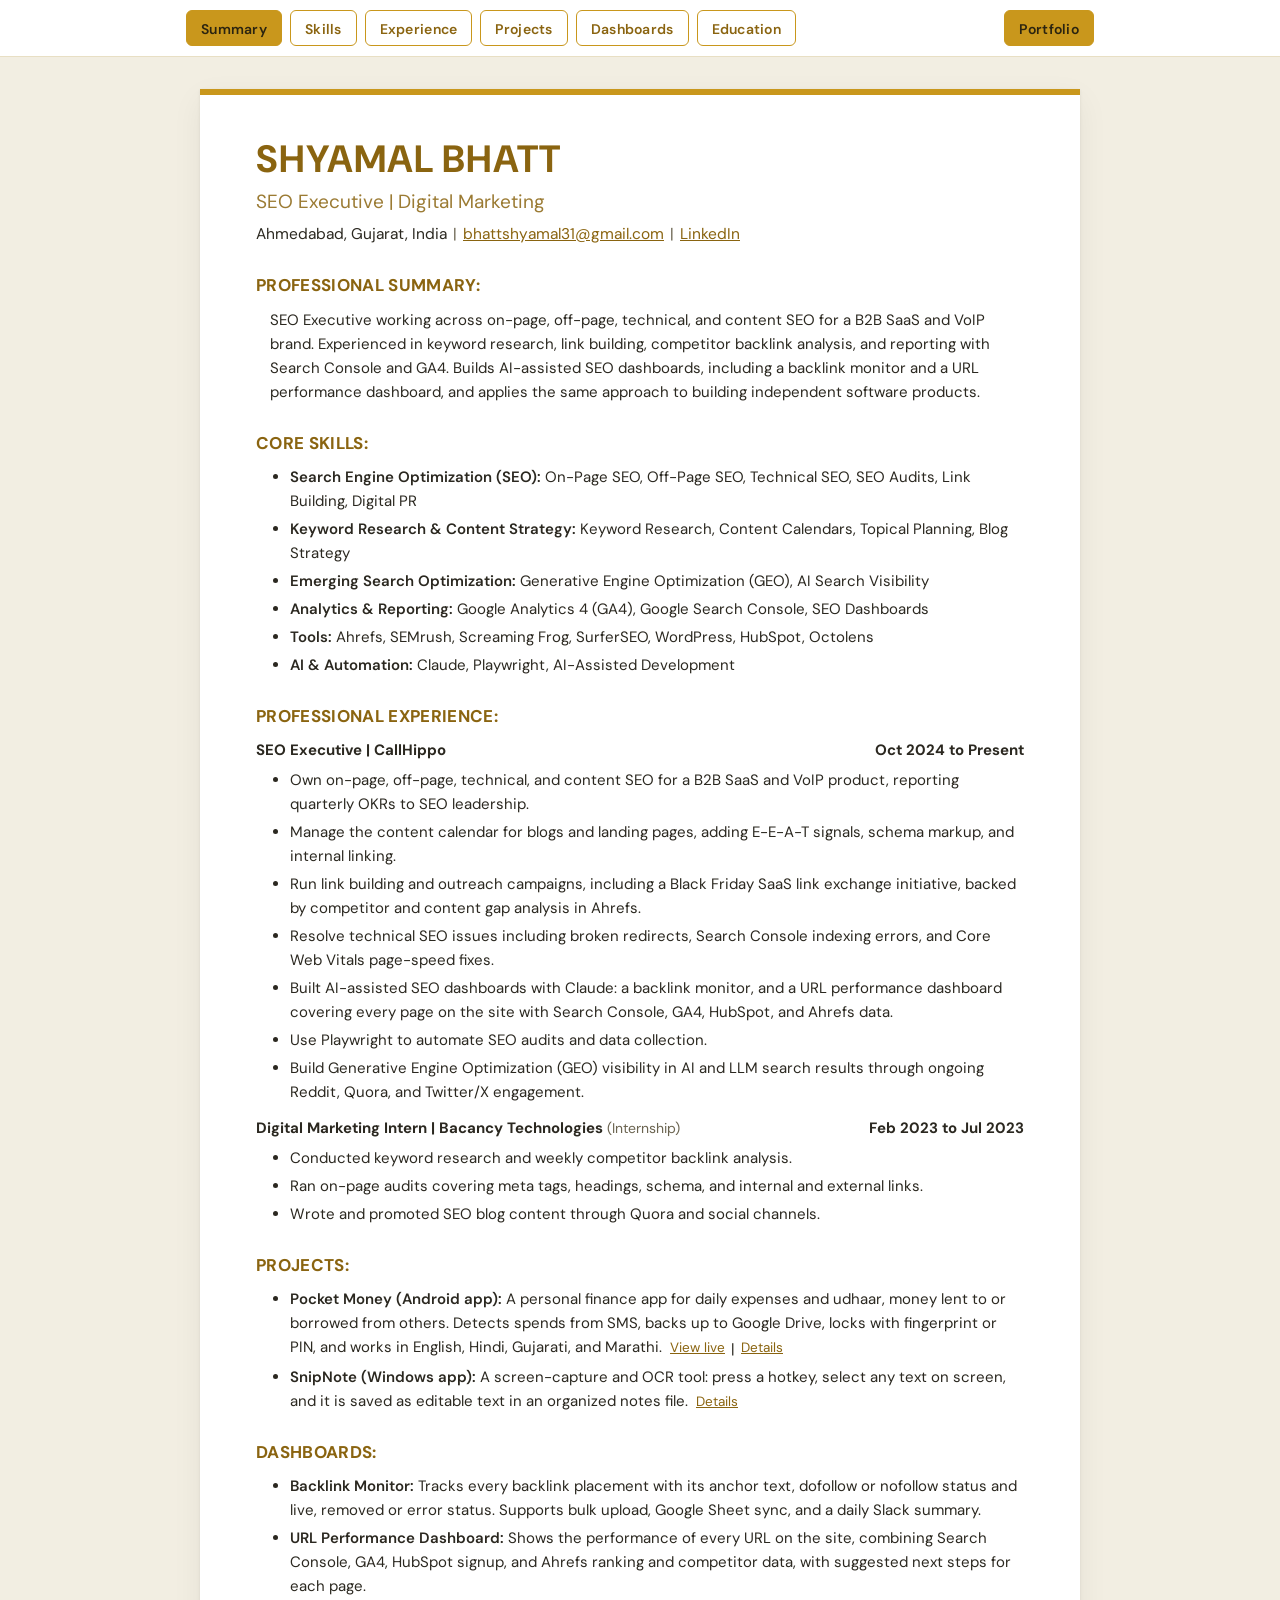
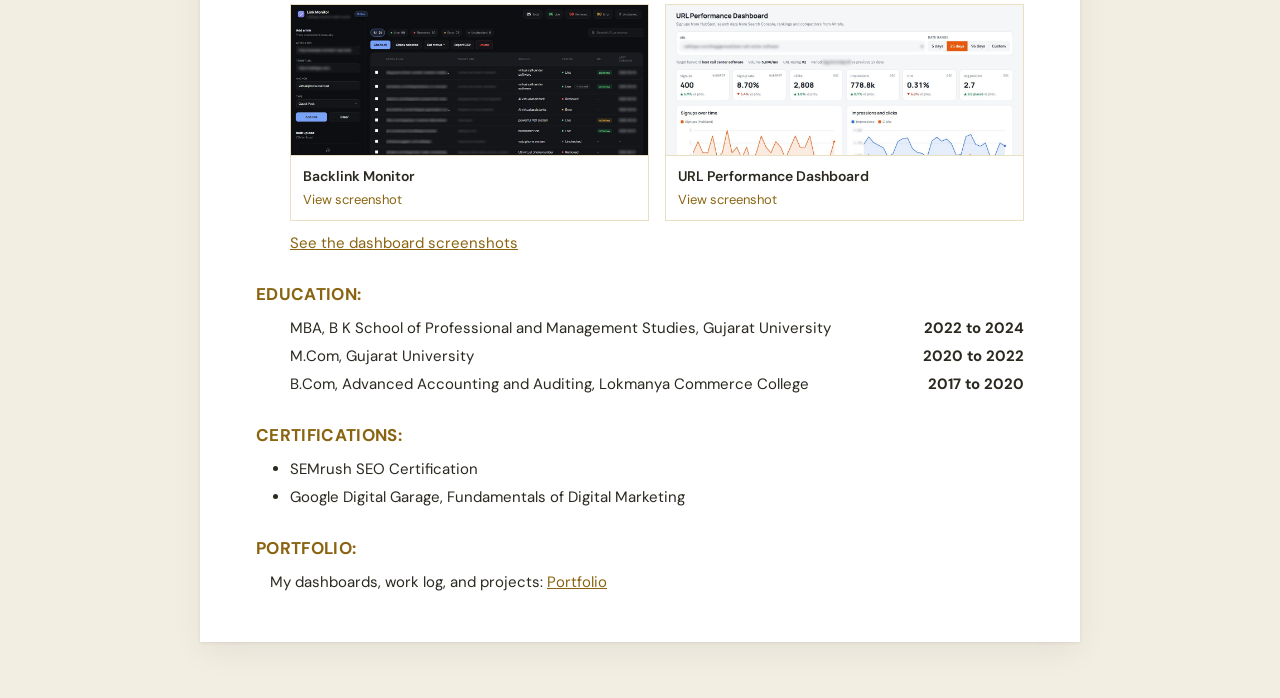
<file: index.html>
<!DOCTYPE html>
<html lang="en">
<head>
<meta charset="UTF-8">
<meta name="viewport" content="width=device-width, initial-scale=1.0, viewport-fit=cover">
<title>Shyamal Bhatt | SEO Executive</title>
<meta name="description" content="Resume of Shyamal Bhatt, SEO Executive at CallHippo: on-page, off-page, technical, content and AI-search SEO.">
<link rel="stylesheet" href="https://fonts.googleapis.com/css2?family=DM+Sans:opsz,wght@9..40,400;9..40,500;9..40,600;9..40,700&display=swap">
<link rel="stylesheet" href="style.css">
</head>
<body>

<nav class="bar" aria-label="Sections">
  <div class="bar-inner">
    <a class="btn" href="#summary">Summary</a>
    <a class="btn" href="#skills">Skills</a>
    <a class="btn" href="#experience">Experience</a>
    <a class="btn" href="#projects">Projects</a>
    <a class="btn" href="#dashboards">Dashboards</a>
    <a class="btn" href="#education">Education</a>
    <span class="spacer"></span>
    <a class="btn fill" href="portfolio.html">Portfolio</a>
  </div>
</nav>

<div class="stage">
  <article class="doc">

    <header>
      <h1 class="doc-name">Shyamal Bhatt</h1>
      <p class="doc-title">SEO Executive | Digital Marketing</p>
      <p class="doc-contact">Ahmedabad, Gujarat, India<span class="sep">|</span><a href="mailto:bhattshyamal31@gmail.com">bhattshyamal31@gmail.com</a><span class="sep">|</span><a href="https://linkedin.com/in/shyamalbhatt">LinkedIn</a></p>
    </header>

    <section class="doc-sec" id="summary">
      <h2>Professional Summary:</h2>
      <p>SEO Executive working across on-page, off-page, technical, and content SEO for a B2B SaaS and VoIP brand. Experienced in keyword research, link building, competitor backlink analysis, and reporting with Search Console and GA4. Builds AI-assisted SEO dashboards, including a backlink monitor and a URL performance dashboard, and applies the same approach to building independent software products.</p>
    </section>

    <section class="doc-sec" id="skills">
      <h2>Core Skills:</h2>
      <ul>
        <li><b>Search Engine Optimization (SEO):</b> On-Page SEO, Off-Page SEO, Technical SEO, SEO Audits, Link Building, Digital PR</li>
        <li><b>Keyword Research &amp; Content Strategy:</b> Keyword Research, Content Calendars, Topical Planning, Blog Strategy</li>
        <li><b>Emerging Search Optimization:</b> Generative Engine Optimization (GEO), AI Search Visibility</li>
        <li><b>Analytics &amp; Reporting:</b> Google Analytics 4 (GA4), Google Search Console, SEO Dashboards</li>
        <li><b>Tools:</b> Ahrefs, SEMrush, Screaming Frog, SurferSEO, WordPress, HubSpot, Octolens</li>
        <li><b>AI &amp; Automation:</b> Claude, Playwright, AI-Assisted Development</li>
      </ul>
    </section>

    <section class="doc-sec" id="experience">
      <h2>Professional Experience:</h2>

      <div class="role"><span>SEO Executive | CallHippo</span><span class="dates">Oct 2024 to Present</span></div>
      <ul>
        <li>Own on-page, off-page, technical, and content SEO for a B2B SaaS and VoIP product, reporting quarterly OKRs to SEO leadership.</li>
        <li>Manage the content calendar for blogs and landing pages, adding E-E-A-T signals, schema markup, and internal linking.</li>
        <li>Run link building and outreach campaigns, including a Black Friday SaaS link exchange initiative, backed by competitor and content gap analysis in Ahrefs.</li>
        <li>Resolve technical SEO issues including broken redirects, Search Console indexing errors, and Core Web Vitals page-speed fixes.</li>
        <li>Built AI-assisted SEO dashboards with Claude: a backlink monitor, and a URL performance dashboard covering every page on the site with Search Console, GA4, HubSpot, and Ahrefs data.</li>
        <li>Use Playwright to automate SEO audits and data collection.</li>
        <li>Build Generative Engine Optimization (GEO) visibility in AI and LLM search results through ongoing Reddit, Quora, and Twitter/X engagement.</li>
      </ul>

      <div class="role"><span>Digital Marketing Intern | Bacancy Technologies <span class="t-sub">(Internship)</span></span><span class="dates">Feb 2023 to Jul 2023</span></div>
      <ul>
        <li>Conducted keyword research and weekly competitor backlink analysis.</li>
        <li>Ran on-page audits covering meta tags, headings, schema, and internal and external links.</li>
        <li>Wrote and promoted SEO blog content through Quora and social channels.</li>
      </ul>
    </section>

    <section class="doc-sec" id="projects">
      <h2>Projects:</h2>
      <ul>
        <li><b>Pocket Money (Android app):</b> A personal finance app for daily expenses and udhaar, money lent to or borrowed from others. Detects spends from SMS, backs up to Google Drive, locks with fingerprint or PIN, and works in English, Hindi, Gujarati, and Marathi. <span class="proj-links"><a href="https://imshyamalbhatt.github.io/kharcha/">View live</a> | <a href="portfolio.html#pocket-money">Details</a></span></li>
        <li><b>SnipNote (Windows app):</b> A screen-capture and OCR tool: press a hotkey, select any text on screen, and it is saved as editable text in an organized notes file. <span class="proj-links"><a href="portfolio.html#snipnote">Details</a></span></li>
      </ul>
    </section>

    <section class="doc-sec" id="dashboards">
      <h2>Dashboards:</h2>
      <ul>
        <li><b>Backlink Monitor:</b> Tracks every backlink placement with its anchor text, dofollow or nofollow status and live, removed or error status. Supports bulk upload, Google Sheet sync, and a daily Slack summary.</li>
        <li><b>URL Performance Dashboard:</b> Shows the performance of every URL on the site, combining Search Console, GA4, HubSpot signup, and Ahrefs ranking and competitor data, with suggested next steps for each page.</li>
      </ul>
      <div class="dash-cards">
        <a class="dash-card" href="portfolio.html#dashboards"><img src="images/backlink-monitor.jpg?v=2" alt="Backlink Monitor screenshot, sensitive data hidden" loading="lazy"><span><b>Backlink Monitor</b><em>View screenshot</em></span></a>
        <a class="dash-card" href="portfolio.html#dashboards"><img src="images/url-performance.jpg?v=2" alt="URL Performance Dashboard screenshot, sensitive data hidden" loading="lazy"><span><b>URL Performance Dashboard</b><em>View screenshot</em></span></a>
      </div>
      <p class="dash-link"><a href="portfolio.html#dashboards">See the dashboard screenshots</a></p>
    </section>

    <section class="doc-sec" id="education">
      <h2>Education:</h2>
      <div class="edu-row"><span>MBA, B K School of Professional and Management Studies, Gujarat University</span><span class="dates">2022 to 2024</span></div>
      <div class="edu-row"><span>M.Com, Gujarat University</span><span class="dates">2020 to 2022</span></div>
      <div class="edu-row"><span>B.Com, Advanced Accounting and Auditing, Lokmanya Commerce College</span><span class="dates">2017 to 2020</span></div>
    </section>

    <section class="doc-sec">
      <h2>Certifications:</h2>
      <ul>
        <li>SEMrush SEO Certification</li>
        <li>Google Digital Garage, Fundamentals of Digital Marketing</li>
      </ul>
    </section>

    <section class="doc-sec">
      <h2>Portfolio:</h2>
      <p>My dashboards, work log, and projects: <a href="portfolio.html">Portfolio</a></p>
    </section>

  </article>
</div>

<script>
  (function(){
    var btns = Array.prototype.slice.call(document.querySelectorAll('.bar .btn[href^="#"]'));
    var map = {};
    btns.forEach(function(b){ map[b.getAttribute('href').slice(1)] = b; });
    if (!('IntersectionObserver' in window)) return;
    var obs = new IntersectionObserver(function(entries){
      entries.forEach(function(e){
        if (e.isIntersecting && map[e.target.id]){
          btns.forEach(function(b){ b.classList.remove('active'); });
          map[e.target.id].classList.add('active');
        }
      });
    }, { rootMargin: '-30% 0px -60% 0px' });
    Object.keys(map).forEach(function(id){
      var el = document.getElementById(id);
      if (el) obs.observe(el);
    });
  })();
</script>
</body>
</html>
</file>
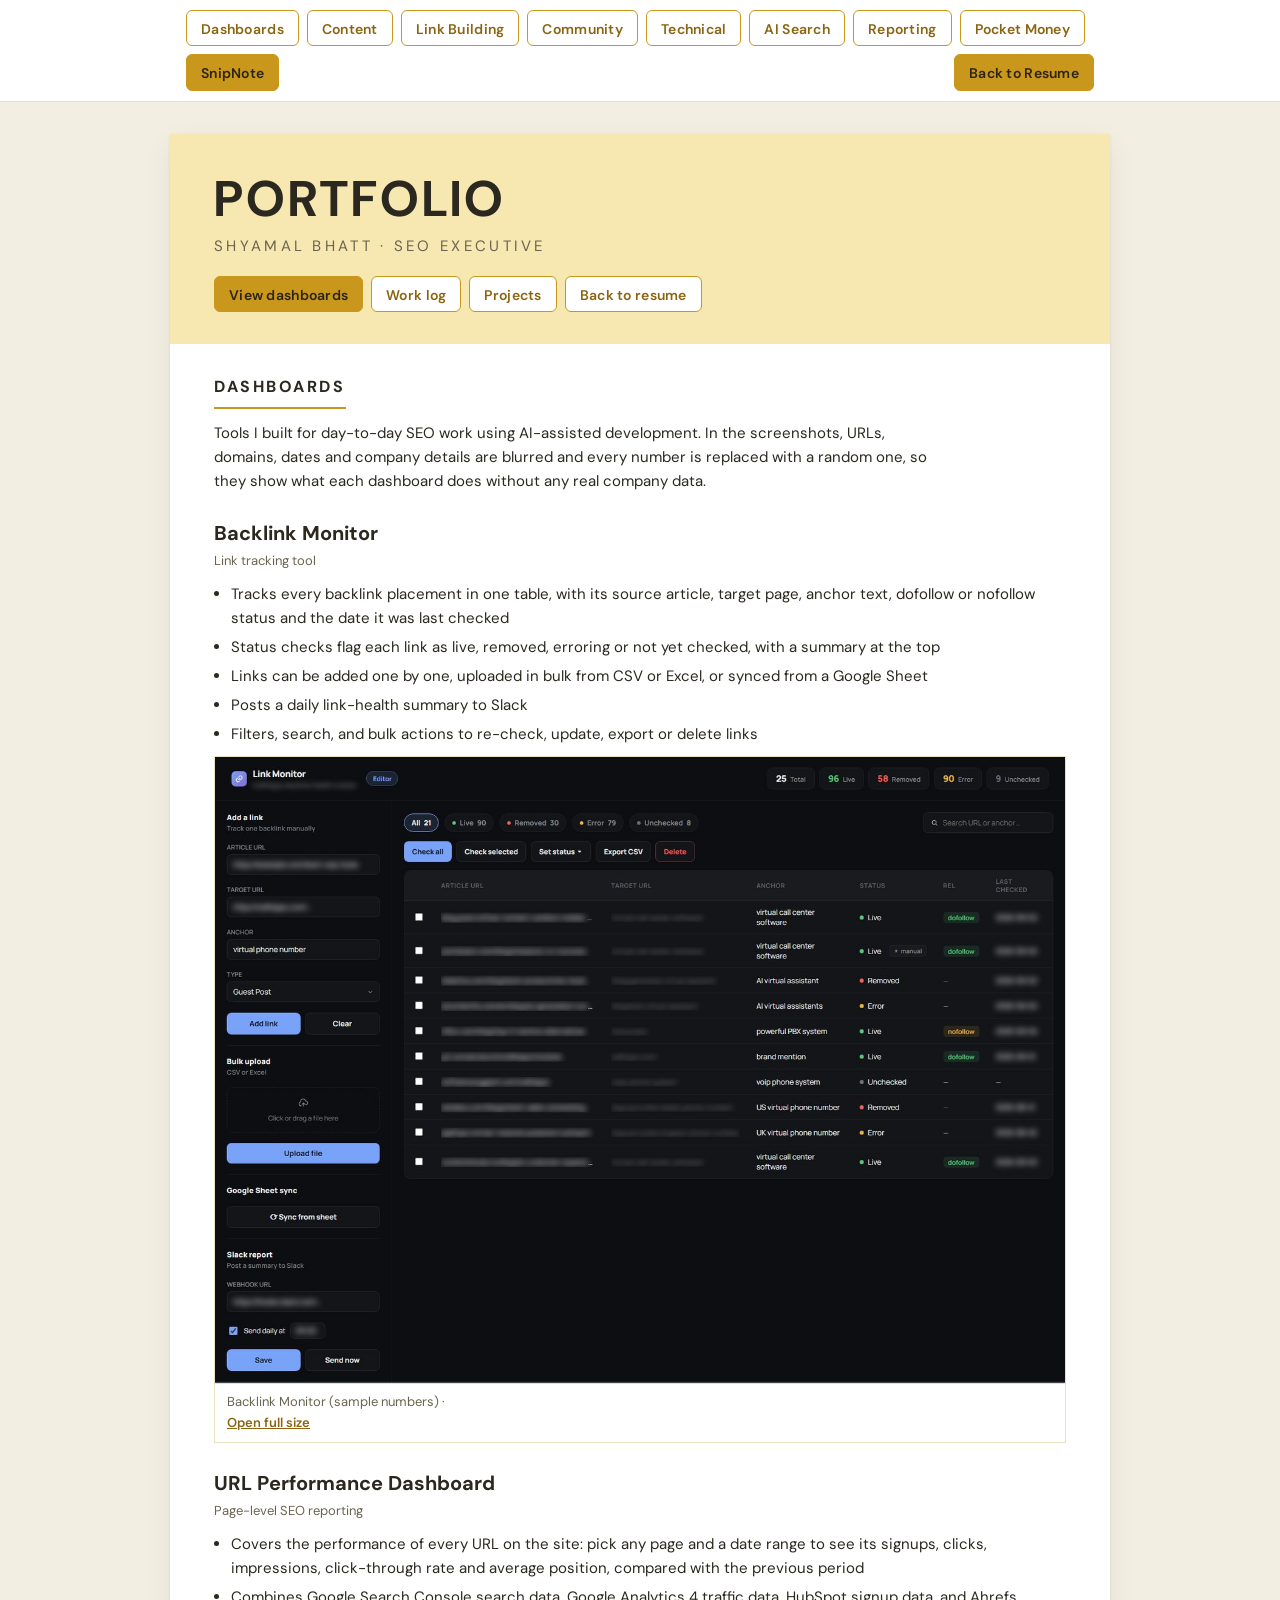
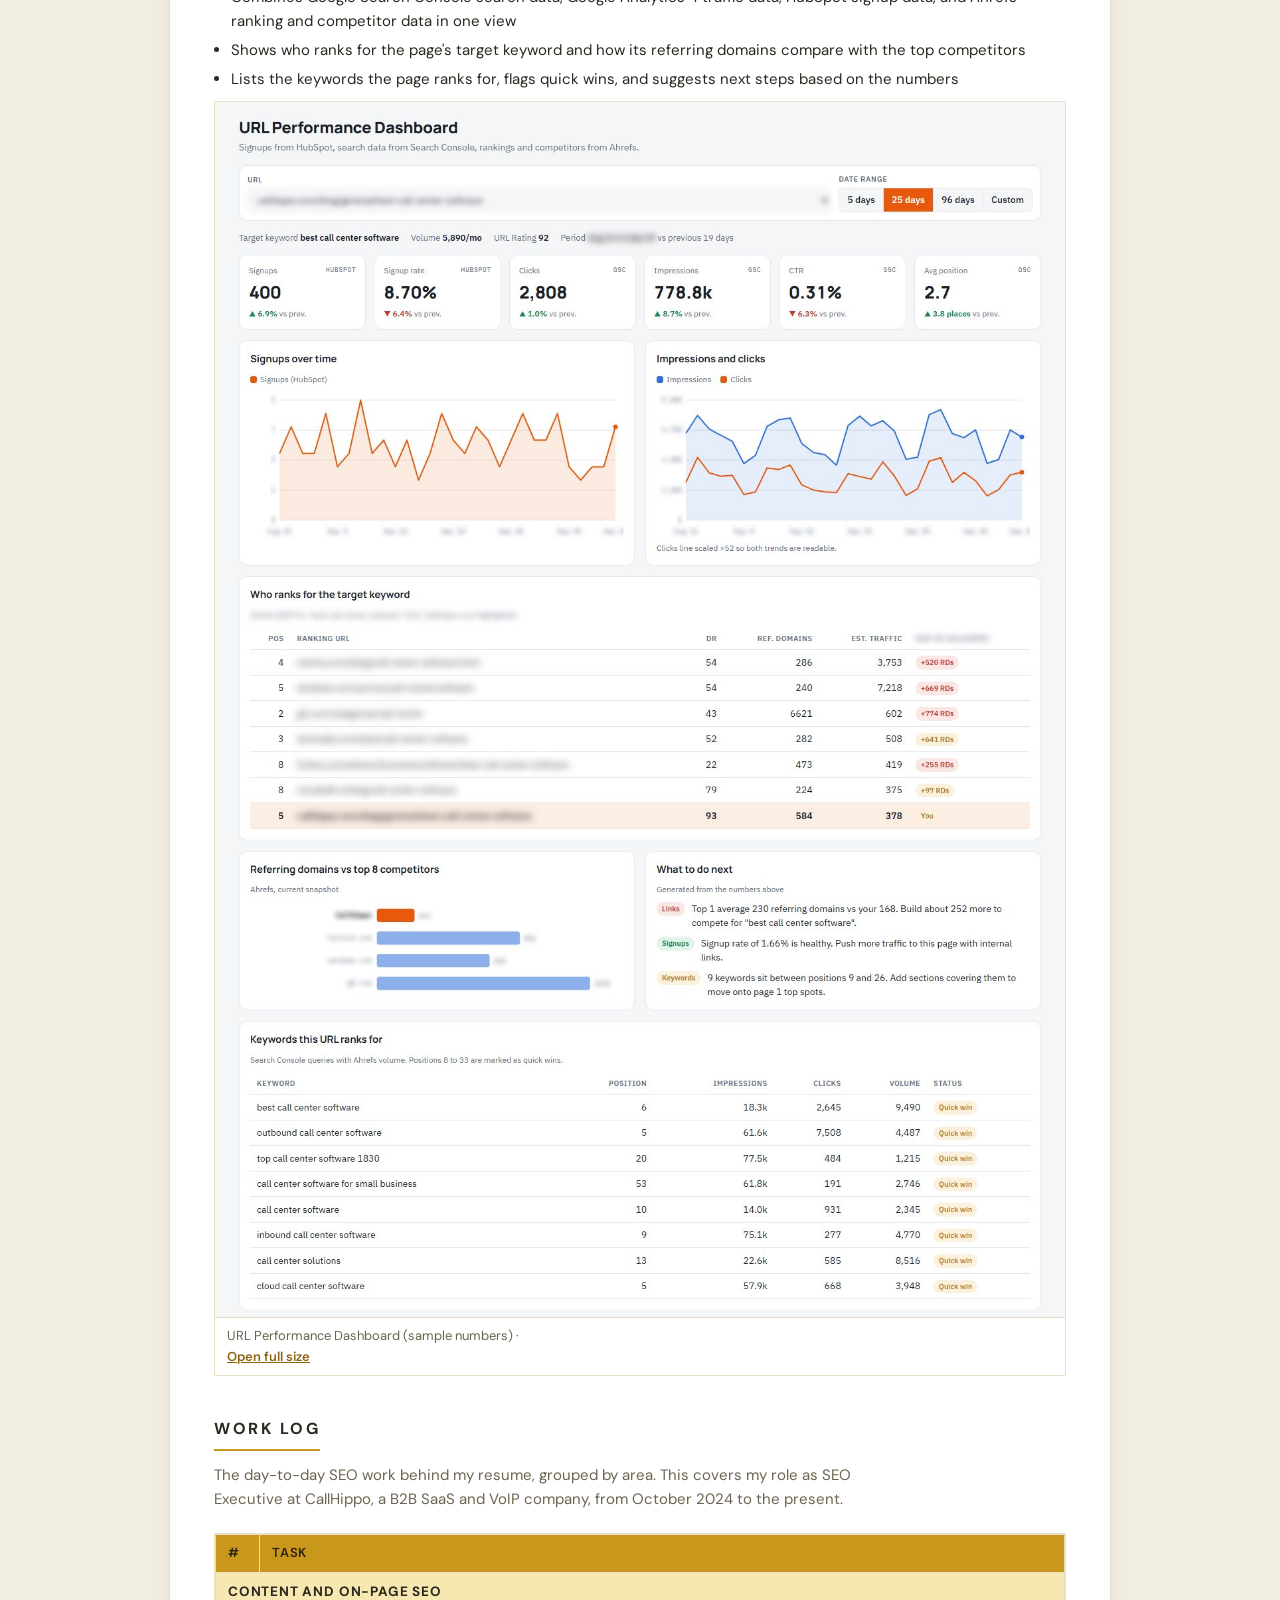
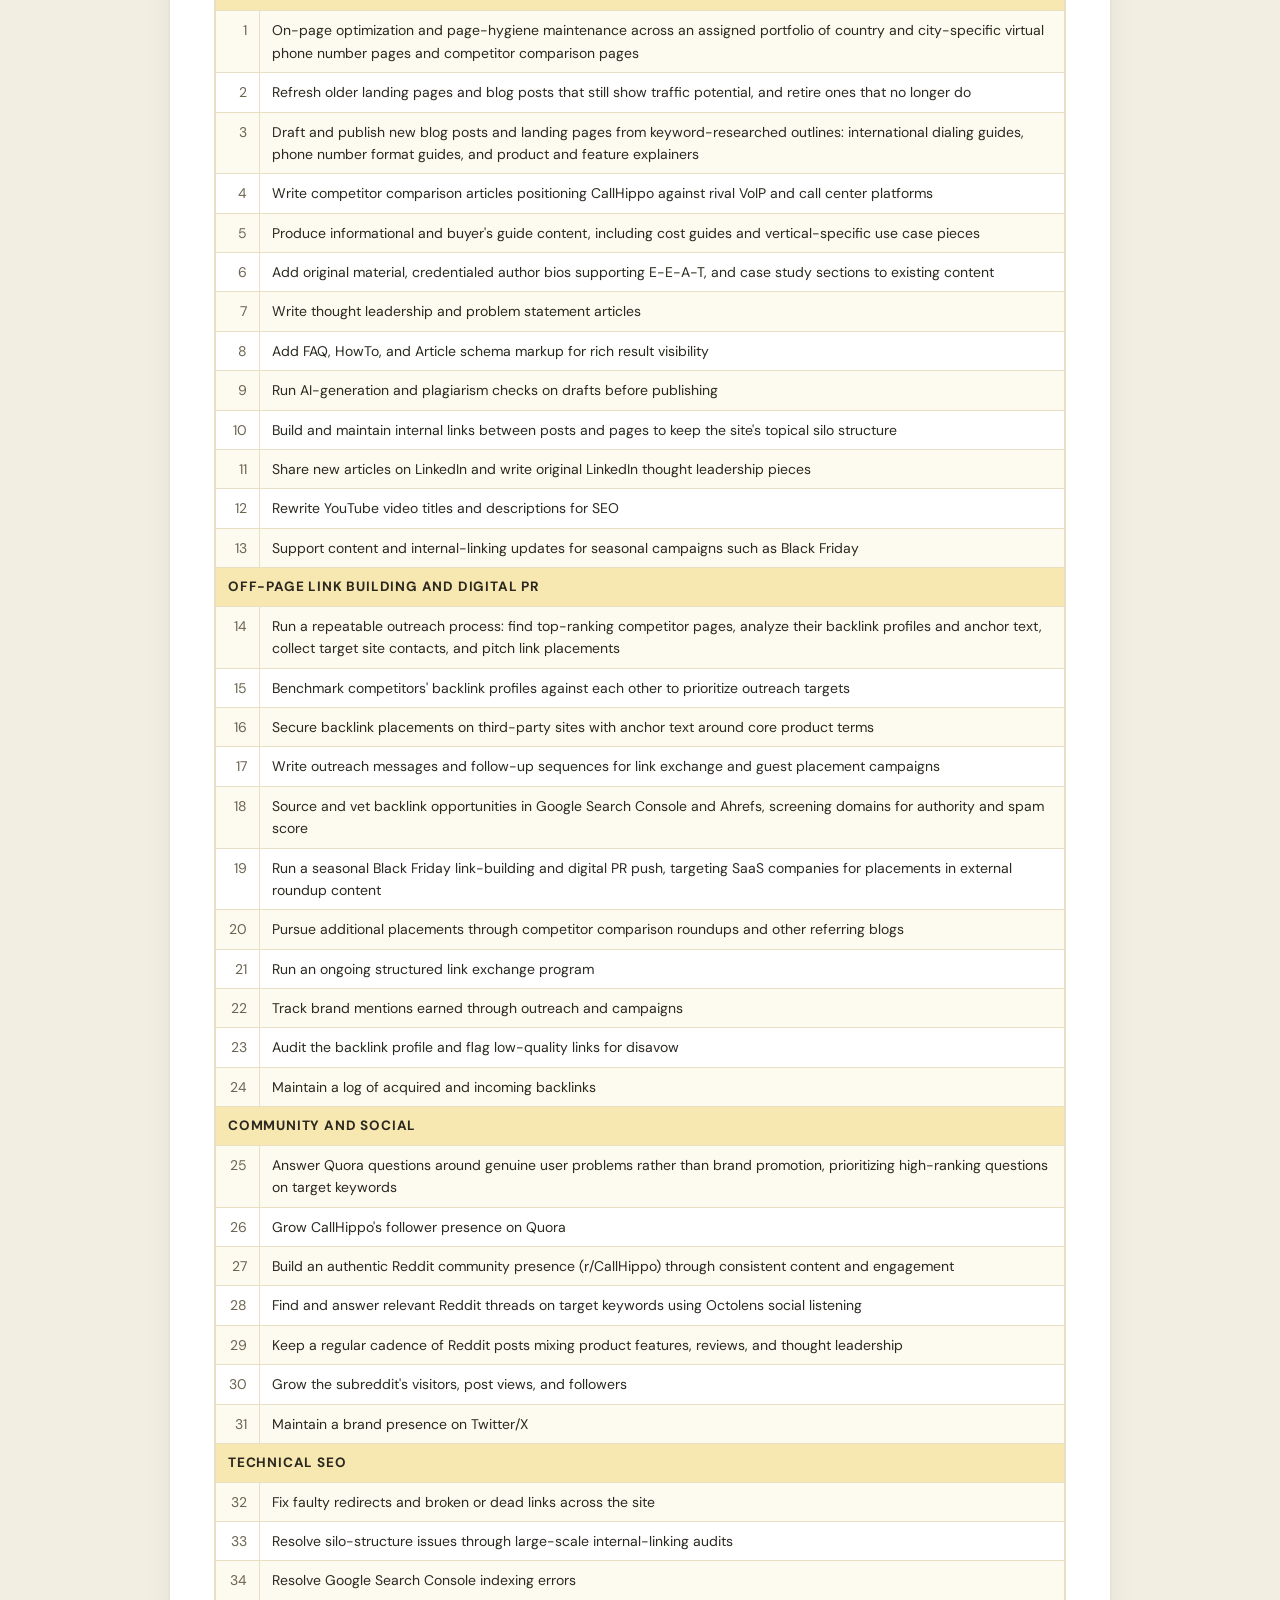
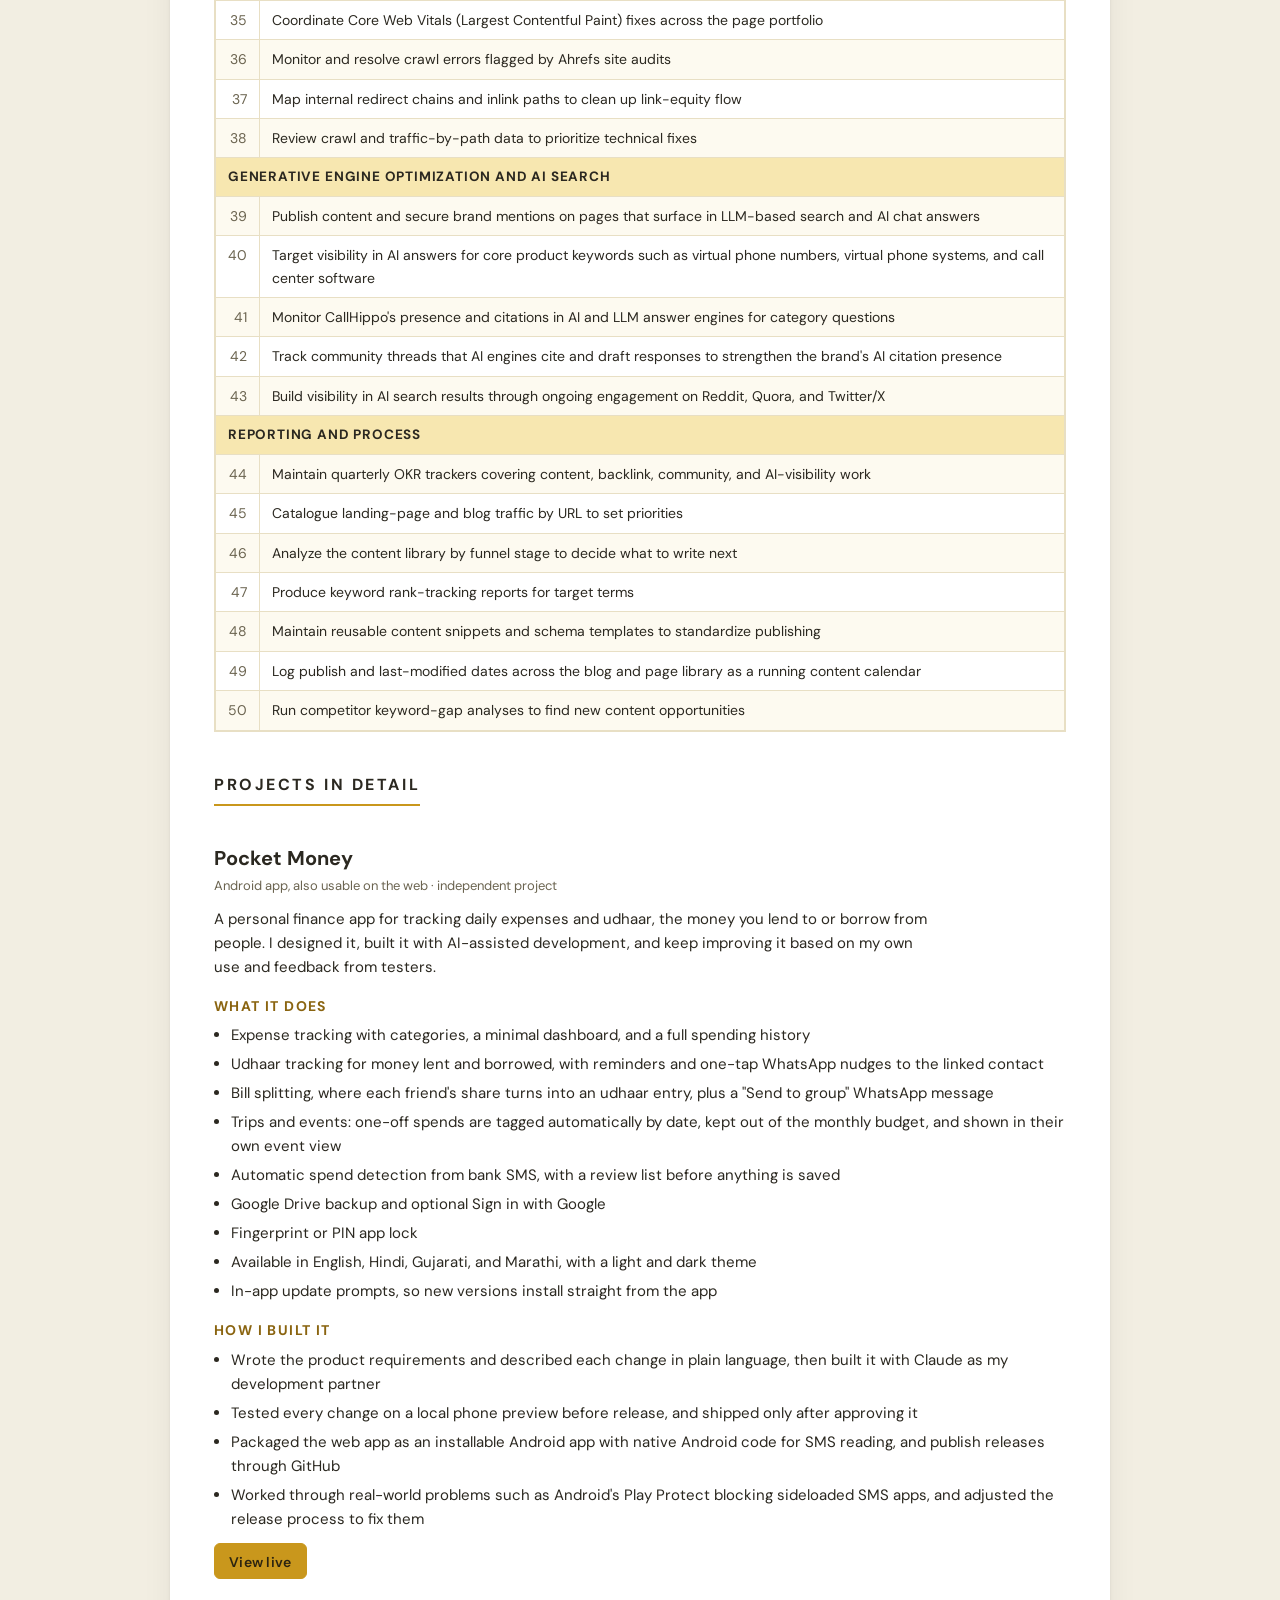
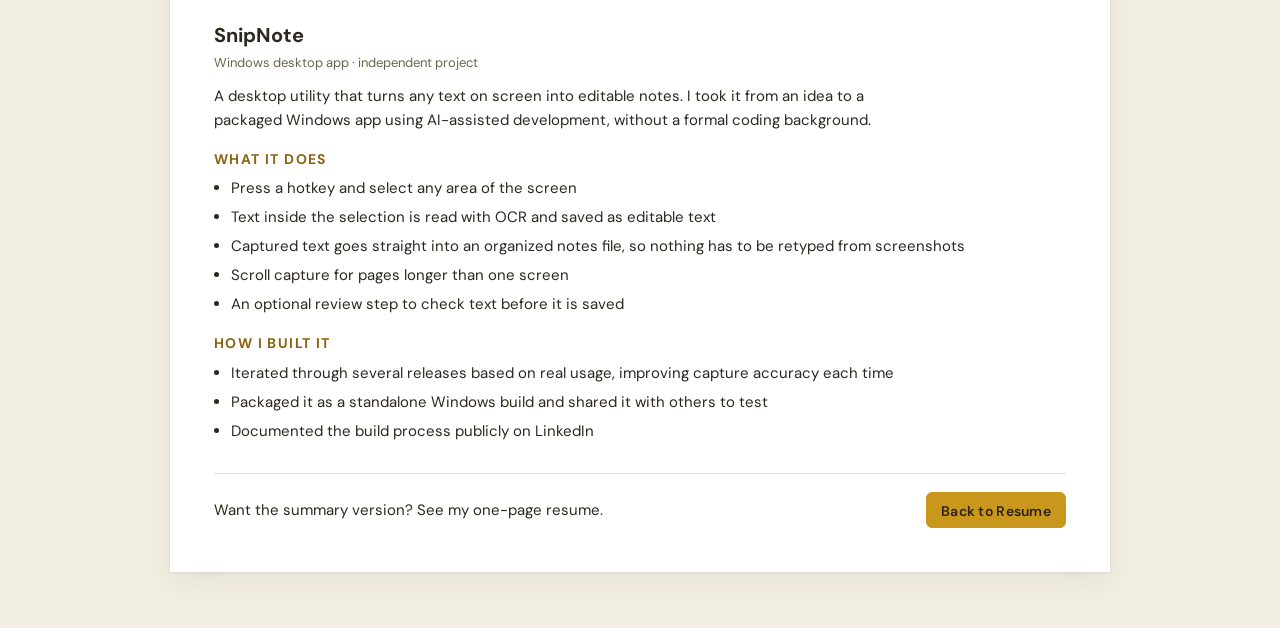
<file: portfolio.html>
<!DOCTYPE html>
<html lang="en">
<head>
<meta charset="UTF-8">
<meta name="viewport" content="width=device-width, initial-scale=1.0, viewport-fit=cover">
<title>Shyamal Bhatt | Portfolio</title>
<meta name="description" content="Portfolio of Shyamal Bhatt: a task-by-task log of SEO work at CallHippo, and detailed write-ups of the Pocket Money and SnipNote apps.">
<link rel="stylesheet" href="https://fonts.googleapis.com/css2?family=DM+Sans:opsz,wght@9..40,400;9..40,500;9..40,600;9..40,700&display=swap">
<link rel="stylesheet" href="style.css">
</head>
<body>

<nav class="bar" aria-label="Portfolio sections">
  <div class="bar-inner">
    <a class="btn" href="#dashboards">Dashboards</a>
    <a class="btn" href="#content">Content</a>
    <a class="btn" href="#offpage">Link Building</a>
    <a class="btn" href="#community">Community</a>
    <a class="btn" href="#technical">Technical</a>
    <a class="btn" href="#ai-search">AI Search</a>
    <a class="btn" href="#reporting">Reporting</a>
    <a class="btn" href="#pocket-money">Pocket Money</a>
    <a class="btn" href="#snipnote">SnipNote</a>
    <span class="spacer"></span>
    <a class="btn fill" href="index.html">Back to Resume</a>
  </div>
</nav>

<div class="stage">
  <article class="sheet">

    <header class="band">
      <h1 class="name">Portfolio</h1>
      <p class="title">Shyamal Bhatt &middot; SEO Executive</p>
      <div class="jump"><a class="btn fill" href="#dashboards">View dashboards</a><a class="btn" href="#worklog">Work log</a><a class="btn" href="#pocket-money">Projects</a><a class="btn" href="index.html">Back to resume</a></div>
    </header>

    <div class="wl-body">

      <section class="detail dash first" id="dashboards">
        <h2 class="sec">Dashboards</h2>
        <p>Tools I built for day-to-day SEO work using AI-assisted development. In the screenshots, URLs, domains, dates and company details are blurred and every number is replaced with a random one, so they show what each dashboard does without any real company data.</p>

        <h3>Backlink Monitor</h3>
        <span class="kind">Link tracking tool</span>
        <ul>
          <li>Tracks every backlink placement in one table, with its source article, target page, anchor text, dofollow or nofollow status and the date it was last checked</li>
          <li>Status checks flag each link as live, removed, erroring or not yet checked, with a summary at the top</li>
          <li>Links can be added one by one, uploaded in bulk from CSV or Excel, or synced from a Google Sheet</li>
          <li>Posts a daily link-health summary to Slack</li>
          <li>Filters, search, and bulk actions to re-check, update, export or delete links</li>
        </ul>
        <figure>
          <a href="images/backlink-monitor.jpg?v=2" target="_blank" rel="noopener"><img src="images/backlink-monitor.jpg?v=2" alt="Backlink Monitor dashboard, with URLs and dates blurred and numbers randomized" loading="lazy" width="1400" height="1032"></a>
          <figcaption>Backlink Monitor (sample numbers) &middot; <a href="images/backlink-monitor.jpg?v=2" target="_blank" rel="noopener">Open full size</a></figcaption>
        </figure>

        <h3>URL Performance Dashboard</h3>
        <span class="kind">Page-level SEO reporting</span>
        <ul>
          <li>Covers the performance of every URL on the site: pick any page and a date range to see its signups, clicks, impressions, click-through rate and average position, compared with the previous period</li>
          <li>Combines Google Search Console search data, Google Analytics 4 traffic data, HubSpot signup data, and Ahrefs ranking and competitor data in one view</li>
          <li>Shows who ranks for the page's target keyword and how its referring domains compare with the top competitors</li>
          <li>Lists the keywords the page ranks for, flags quick wins, and suggests next steps based on the numbers</li>
        </ul>
        <figure>
          <a href="images/url-performance.jpg?v=2" target="_blank" rel="noopener"><img src="images/url-performance.jpg?v=2" alt="URL Performance Dashboard, with URLs blurred and numbers randomized" loading="lazy" width="1280" height="1830"></a>
          <figcaption>URL Performance Dashboard (sample numbers) &middot; <a href="images/url-performance.jpg?v=2" target="_blank" rel="noopener">Open full size</a></figcaption>
        </figure>
      </section>

      <h2 class="sec" id="worklog">Work Log</h2>
      <p class="intro">The day-to-day SEO work behind my resume, grouped by area. This covers my role as SEO Executive at CallHippo, a B2B SaaS and VoIP company, from October 2024 to the present.</p>

      <div class="sheet-table-wrap">
        <table class="grid">
          <thead>
            <tr><th>#</th><th>Task</th></tr>
          </thead>
          <tbody>
            <tr class="area" id="content"><td colspan="2">Content and On-Page SEO</td></tr>
            <tr><td class="n">1</td><td>On-page optimization and page-hygiene maintenance across an assigned portfolio of country and city-specific virtual phone number pages and competitor comparison pages</td></tr>
            <tr><td class="n">2</td><td>Refresh older landing pages and blog posts that still show traffic potential, and retire ones that no longer do</td></tr>
            <tr><td class="n">3</td><td>Draft and publish new blog posts and landing pages from keyword-researched outlines: international dialing guides, phone number format guides, and product and feature explainers</td></tr>
            <tr><td class="n">4</td><td>Write competitor comparison articles positioning CallHippo against rival VoIP and call center platforms</td></tr>
            <tr><td class="n">5</td><td>Produce informational and buyer's guide content, including cost guides and vertical-specific use case pieces</td></tr>
            <tr><td class="n">6</td><td>Add original material, credentialed author bios supporting E-E-A-T, and case study sections to existing content</td></tr>
            <tr><td class="n">7</td><td>Write thought leadership and problem statement articles</td></tr>
            <tr><td class="n">8</td><td>Add FAQ, HowTo, and Article schema markup for rich result visibility</td></tr>
            <tr><td class="n">9</td><td>Run AI-generation and plagiarism checks on drafts before publishing</td></tr>
            <tr><td class="n">10</td><td>Build and maintain internal links between posts and pages to keep the site's topical silo structure</td></tr>
            <tr><td class="n">11</td><td>Share new articles on LinkedIn and write original LinkedIn thought leadership pieces</td></tr>
            <tr><td class="n">12</td><td>Rewrite YouTube video titles and descriptions for SEO</td></tr>
            <tr><td class="n">13</td><td>Support content and internal-linking updates for seasonal campaigns such as Black Friday</td></tr>

            <tr class="area" id="offpage"><td colspan="2">Off-Page Link Building and Digital PR</td></tr>
            <tr><td class="n">14</td><td>Run a repeatable outreach process: find top-ranking competitor pages, analyze their backlink profiles and anchor text, collect target site contacts, and pitch link placements</td></tr>
            <tr><td class="n">15</td><td>Benchmark competitors' backlink profiles against each other to prioritize outreach targets</td></tr>
            <tr><td class="n">16</td><td>Secure backlink placements on third-party sites with anchor text around core product terms</td></tr>
            <tr><td class="n">17</td><td>Write outreach messages and follow-up sequences for link exchange and guest placement campaigns</td></tr>
            <tr><td class="n">18</td><td>Source and vet backlink opportunities in Google Search Console and Ahrefs, screening domains for authority and spam score</td></tr>
            <tr><td class="n">19</td><td>Run a seasonal Black Friday link-building and digital PR push, targeting SaaS companies for placements in external roundup content</td></tr>
            <tr><td class="n">20</td><td>Pursue additional placements through competitor comparison roundups and other referring blogs</td></tr>
            <tr><td class="n">21</td><td>Run an ongoing structured link exchange program</td></tr>
            <tr><td class="n">22</td><td>Track brand mentions earned through outreach and campaigns</td></tr>
            <tr><td class="n">23</td><td>Audit the backlink profile and flag low-quality links for disavow</td></tr>
            <tr><td class="n">24</td><td>Maintain a log of acquired and incoming backlinks</td></tr>

            <tr class="area" id="community"><td colspan="2">Community and Social</td></tr>
            <tr><td class="n">25</td><td>Answer Quora questions around genuine user problems rather than brand promotion, prioritizing high-ranking questions on target keywords</td></tr>
            <tr><td class="n">26</td><td>Grow CallHippo's follower presence on Quora</td></tr>
            <tr><td class="n">27</td><td>Build an authentic Reddit community presence (r/CallHippo) through consistent content and engagement</td></tr>
            <tr><td class="n">28</td><td>Find and answer relevant Reddit threads on target keywords using Octolens social listening</td></tr>
            <tr><td class="n">29</td><td>Keep a regular cadence of Reddit posts mixing product features, reviews, and thought leadership</td></tr>
            <tr><td class="n">30</td><td>Grow the subreddit's visitors, post views, and followers</td></tr>
            <tr><td class="n">31</td><td>Maintain a brand presence on Twitter/X</td></tr>

            <tr class="area" id="technical"><td colspan="2">Technical SEO</td></tr>
            <tr><td class="n">32</td><td>Fix faulty redirects and broken or dead links across the site</td></tr>
            <tr><td class="n">33</td><td>Resolve silo-structure issues through large-scale internal-linking audits</td></tr>
            <tr><td class="n">34</td><td>Resolve Google Search Console indexing errors</td></tr>
            <tr><td class="n">35</td><td>Coordinate Core Web Vitals (Largest Contentful Paint) fixes across the page portfolio</td></tr>
            <tr><td class="n">36</td><td>Monitor and resolve crawl errors flagged by Ahrefs site audits</td></tr>
            <tr><td class="n">37</td><td>Map internal redirect chains and inlink paths to clean up link-equity flow</td></tr>
            <tr><td class="n">38</td><td>Review crawl and traffic-by-path data to prioritize technical fixes</td></tr>

            <tr class="area" id="ai-search"><td colspan="2">Generative Engine Optimization and AI Search</td></tr>
            <tr><td class="n">39</td><td>Publish content and secure brand mentions on pages that surface in LLM-based search and AI chat answers</td></tr>
            <tr><td class="n">40</td><td>Target visibility in AI answers for core product keywords such as virtual phone numbers, virtual phone systems, and call center software</td></tr>
            <tr><td class="n">41</td><td>Monitor CallHippo's presence and citations in AI and LLM answer engines for category questions</td></tr>
            <tr><td class="n">42</td><td>Track community threads that AI engines cite and draft responses to strengthen the brand's AI citation presence</td></tr>
            <tr><td class="n">43</td><td>Build visibility in AI search results through ongoing engagement on Reddit, Quora, and Twitter/X</td></tr>

            <tr class="area" id="reporting"><td colspan="2">Reporting and Process</td></tr>
            <tr><td class="n">44</td><td>Maintain quarterly OKR trackers covering content, backlink, community, and AI-visibility work</td></tr>
            <tr><td class="n">45</td><td>Catalogue landing-page and blog traffic by URL to set priorities</td></tr>
            <tr><td class="n">46</td><td>Analyze the content library by funnel stage to decide what to write next</td></tr>
            <tr><td class="n">47</td><td>Produce keyword rank-tracking reports for target terms</td></tr>
            <tr><td class="n">48</td><td>Maintain reusable content snippets and schema templates to standardize publishing</td></tr>
            <tr><td class="n">49</td><td>Log publish and last-modified dates across the blog and page library as a running content calendar</td></tr>
            <tr><td class="n">50</td><td>Run competitor keyword-gap analyses to find new content opportunities</td></tr>
          </tbody>
        </table>
      </div>


      <section class="detail" id="pocket-money">
        <h2 class="sec">Projects in Detail</h2>

        <h3>Pocket Money</h3>
        <span class="kind">Android app, also usable on the web &middot; independent project</span>
        <p>A personal finance app for tracking daily expenses and udhaar, the money you lend to or borrow from people. I designed it, built it with AI-assisted development, and keep improving it based on my own use and feedback from testers.</p>

        <h4>What it does</h4>
        <ul>
          <li>Expense tracking with categories, a minimal dashboard, and a full spending history</li>
          <li>Udhaar tracking for money lent and borrowed, with reminders and one-tap WhatsApp nudges to the linked contact</li>
          <li>Bill splitting, where each friend's share turns into an udhaar entry, plus a "Send to group" WhatsApp message</li>
          <li>Trips and events: one-off spends are tagged automatically by date, kept out of the monthly budget, and shown in their own event view</li>
          <li>Automatic spend detection from bank SMS, with a review list before anything is saved</li>
          <li>Google Drive backup and optional Sign in with Google</li>
          <li>Fingerprint or PIN app lock</li>
          <li>Available in English, Hindi, Gujarati, and Marathi, with a light and dark theme</li>
          <li>In-app update prompts, so new versions install straight from the app</li>
        </ul>

        <h4>How I built it</h4>
        <ul>
          <li>Wrote the product requirements and described each change in plain language, then built it with Claude as my development partner</li>
          <li>Tested every change on a local phone preview before release, and shipped only after approving it</li>
          <li>Packaged the web app as an installable Android app with native Android code for SMS reading, and publish releases through GitHub</li>
          <li>Worked through real-world problems such as Android's Play Protect blocking sideloaded SMS apps, and adjusted the release process to fix them</li>
        </ul>
        <div class="links" style="margin-top:12px;">
          <a class="btn fill" href="https://imshyamalbhatt.github.io/kharcha/">View live</a>
        </div>
      </section>

      <section class="detail" id="snipnote">
        <h3>SnipNote</h3>
        <span class="kind">Windows desktop app &middot; independent project</span>
        <p>A desktop utility that turns any text on screen into editable notes. I took it from an idea to a packaged Windows app using AI-assisted development, without a formal coding background.</p>

        <h4>What it does</h4>
        <ul>
          <li>Press a hotkey and select any area of the screen</li>
          <li>Text inside the selection is read with OCR and saved as editable text</li>
          <li>Captured text goes straight into an organized notes file, so nothing has to be retyped from screenshots</li>
          <li>Scroll capture for pages longer than one screen</li>
          <li>An optional review step to check text before it is saved</li>
        </ul>

        <h4>How I built it</h4>
        <ul>
          <li>Iterated through several releases based on real usage, improving capture accuracy each time</li>
          <li>Packaged it as a standalone Windows build and shared it with others to test</li>
          <li>Documented the build process publicly on LinkedIn</li>
        </ul>
      </section>

      <div class="portfolio-line">
        <p>Want the summary version? See my one-page resume.</p>
        <a class="btn fill" href="index.html">Back to Resume</a>
      </div>

    </div>
  </article>
</div>

<script>
  (function(){
    var btns = Array.prototype.slice.call(document.querySelectorAll('.bar .btn[href^="#"]'));
    var map = {};
    btns.forEach(function(b){ map[b.getAttribute('href').slice(1)] = b; });
    if (!('IntersectionObserver' in window)) return;
    var obs = new IntersectionObserver(function(entries){
      entries.forEach(function(e){
        if (e.isIntersecting && map[e.target.id]){
          btns.forEach(function(b){ b.classList.remove('active'); });
          map[e.target.id].classList.add('active');
        }
      });
    }, { rootMargin: '-30% 0px -60% 0px' });
    Object.keys(map).forEach(function(id){
      var el = document.getElementById(id);
      if (el) obs.observe(el);
    });
  })();
</script>
</body>
</html>
</file>
<file: style.css>
/* Resume sheet: one light, paper-like look on purpose (no dark variant) */
:root{
  --page:#f2eee2;
  --sheet:#ffffff;
  --band:#f7e7b0;
  --side:#fdf8e9;
  --ink:#2b2820;
  --muted:#6b6450;
  --rule:#e8dfc4;
  --accent:#c9971c;
  --accent-text:#8a6410;
  --accent-ink:#2b2410;
  --row:#fdfaf0;
  color-scheme: light;
}

*{ box-sizing:border-box; }
html{ scroll-behavior:smooth; }
@media (prefers-reduced-motion: reduce){ html{ scroll-behavior:auto; } }
html, body{ margin:0; }
body{
  background:var(--page);
  color:var(--ink);
  font-family:'DM Sans',Arial,Helvetica,sans-serif;
  font-size:15px;
  line-height:1.6;
}
a{ color:var(--accent-text); }
h1, h2, h3, .btn, .name, .sec{ font-family:'DM Sans',Arial,Helvetica,sans-serif; }

/* ---------- pinned button bar ---------- */
.bar{
  position:sticky;
  top:0;
  z-index:20;
  background:#ffffff;
  border-bottom:1px solid var(--rule);
}
.bar-inner{
  max-width:940px;
  margin:0 auto;
  padding-block:10px;
  padding-left:max(16px, env(safe-area-inset-left,0px));
  padding-right:max(16px, env(safe-area-inset-right,0px));
  display:flex;
  flex-wrap:wrap;
  gap:8px;
}
.btn{
  flex:none;
  font-size:14px;
  font-weight:600;
  letter-spacing:.02em;
  text-decoration:none;
  color:var(--accent-text);
  background:#ffffff;
  border:1.5px solid var(--accent);
  border-radius:6px;
  padding:7px 14px 5px 14px;
  white-space:nowrap;
  transition:background .15s ease, color .15s ease;
}
.btn:hover, .btn.active{ background:var(--accent); color:var(--accent-ink); }
.btn.fill{ background:var(--accent); color:var(--accent-ink); }
.btn.fill:hover{ filter:brightness(1.1); }
.btn:focus-visible{ outline:2px solid var(--ink); outline-offset:2px; }
.bar .spacer{ flex:1 0 8px; }

/* ---------- the sheet ---------- */
.stage{
  padding-block:32px 56px;
  padding-left:max(16px, env(safe-area-inset-left,0px));
  padding-right:max(16px, env(safe-area-inset-right,0px));
}
.sheet{
  max-width:940px;
  margin:0 auto;
  background:var(--sheet);
  box-shadow:0 1px 3px rgba(0,0,0,.08), 0 10px 30px rgba(0,0,0,.06);
}
.band{
  background:var(--band);
  padding:40px 44px 32px 44px;
}
.name{
  font-size:clamp(34px,6vw,50px);
  font-weight:700;
  letter-spacing:.06em;
  text-transform:uppercase;
  line-height:1;
  margin:0;
}
.title{
  margin:10px 0 0 0;
  font-size:15px;
  letter-spacing:.22em;
  text-transform:uppercase;
  color:var(--muted);
}

.cols{ display:grid; grid-template-columns:300px minmax(0,1fr); }
.left{ background:var(--side); padding:30px 30px 40px 44px; }
.right{ padding:30px 44px 40px 36px; min-width:0; }

.block{ margin-bottom:28px; scroll-margin-top:72px; }
.block:last-child{ margin-bottom:0; }
.sec{
  font-size:16px;
  font-weight:700;
  letter-spacing:.16em;
  text-transform:uppercase;
  margin:0 0 12px 0;
  padding-bottom:7px;
  border-bottom:2px solid var(--accent);
  display:inline-block;
}
.right .sec{ display:block; border-bottom:1px solid var(--rule); position:relative; }
.right .sec::after{ content:""; position:absolute; left:0; bottom:-1px; width:56px; height:2px; background:var(--accent); }

.plain{ list-style:none; margin:0; padding:0; }
.plain li{ margin-bottom:6px; }
.plain .k{ display:block; font-size:12px; text-transform:uppercase; letter-spacing:.1em; color:var(--muted); }
.contact a{ color:var(--ink); text-decoration:none; word-break:break-word; }
.contact a:hover{ color:var(--accent-text); }

.skill-sub{ font-weight:700; font-size:13.5px; margin:12px 0 4px 0; }
.skill-sub:first-of-type{ margin-top:0; }
.skill-list{ margin:0; padding-left:1.1em; }
.skill-list li{ margin-bottom:2px; }

.edu{ margin-bottom:12px; }
.edu b{ display:block; }
.edu span{ display:block; color:var(--muted); font-size:13.5px; }

.job{ margin-bottom:22px; }
.job:last-child{ margin-bottom:0; }
.job-top{ display:flex; justify-content:space-between; align-items:baseline; flex-wrap:wrap; gap:2px 12px; }
.job h3{ font-size:18px; font-weight:700; margin:0; }
.when{ font-size:13px; color:var(--muted); white-space:nowrap; }
.where{ margin:0 0 6px 0; color:var(--accent-text); font-weight:600; }
.tag{ font-size:12px; color:var(--muted); font-weight:400; margin-left:6px; }
.job ul{ margin:0; padding-left:1.15em; }
.job li{ margin-bottom:4px; }

.proj{ margin-bottom:18px; }
.proj:last-child{ margin-bottom:0; }
.proj-top{ display:flex; justify-content:space-between; align-items:baseline; flex-wrap:wrap; gap:2px 12px; }
.proj h3{ font-size:17px; font-weight:700; margin:0; }
.kind{ font-size:13px; color:var(--muted); }
.proj p{ margin:4px 0 8px 0; }
.links{ display:flex; gap:8px; flex-wrap:wrap; }

.portfolio-line{
  margin-top:30px;
  padding-top:18px;
  border-top:1px solid var(--rule);
  display:flex;
  align-items:center;
  justify-content:space-between;
  gap:12px;
  flex-wrap:wrap;
}
.portfolio-line p{ margin:0; }

/* ---------- work log ---------- */
.wl-body{ padding:30px 44px 44px 44px; }
.intro{ color:var(--muted); max-width:70ch; margin:0 0 22px 0; }
.sheet-table-wrap{ overflow-x:auto; border:1px solid var(--rule); }
table.grid{ width:100%; border-collapse:collapse; font-size:14px; }
table.grid th, table.grid td{ border:1px solid var(--rule); padding:8px 12px; text-align:left; vertical-align:top; }
table.grid thead th{
  background:var(--accent);
  color:var(--accent-ink);
  font-family:'DM Sans',Arial,sans-serif;
  font-weight:600;
  letter-spacing:.06em;
  text-transform:uppercase;
  font-size:13px;
}
table.grid td.n{ width:44px; color:var(--muted); text-align:right; font-variant-numeric:tabular-nums; }
table.grid tr.area td{
  background:var(--band);
  font-family:'DM Sans',Arial,sans-serif;
  font-weight:700;
  letter-spacing:.06em;
  text-transform:uppercase;
  font-size:13.5px;
}
table.grid tr.area{ scroll-margin-top:72px; }
table.grid tbody tr:not(.area):nth-child(even) td{ background:var(--row); }

.detail{ margin-top:40px; scroll-margin-top:72px; }
.detail h3{ font-size:20px; font-weight:700; margin:24px 0 2px 0; }
.detail .kind{ display:block; margin-bottom:10px; }
.detail h4{ font-family:'DM Sans',Arial,sans-serif; font-size:14px; letter-spacing:.1em; text-transform:uppercase; margin:16px 0 6px 0; color:var(--accent-text); }
.detail ul{ margin:0; padding-left:1.15em; }
.detail li{ margin-bottom:5px; }
.detail p{ margin:0 0 8px 0; max-width:72ch; }

/* ---------- one-column document resume ---------- */
.doc{
  max-width:880px;
  margin:0 auto;
  background:var(--sheet);
  border-top:6px solid var(--accent);
  box-shadow:0 1px 3px rgba(0,0,0,.08), 0 10px 30px rgba(0,0,0,.06);
  padding:44px 56px 48px 56px;
}
.doc-name{
  font-size:clamp(30px,5vw,38px);
  font-weight:700;
  letter-spacing:.02em;
  text-transform:uppercase;
  color:var(--accent-text);
  margin:0;
  line-height:1.1;
}
.doc-title{ font-size:19px; color:var(--accent-text); margin:6px 0 4px 0; opacity:.85; }
.doc-contact{ font-size:15.5px; color:var(--ink); margin:0; }
.doc-contact .sep{ color:var(--muted); margin:0 6px; }
.doc-contact a{ color:var(--accent-text); }
.doc-sec{ margin-top:26px; scroll-margin-top:72px; }
.doc-sec h2{
  font-size:17px;
  font-weight:700;
  text-transform:uppercase;
  letter-spacing:.02em;
  color:var(--accent-text);
  margin:0 0 8px 0;
}
.doc-sec p{ margin:0; padding-left:14px; }
.doc ul{ margin:0; padding-left:34px; }
.doc li{ margin-bottom:4px; }
.doc li b{ font-weight:600; }
.role{ display:flex; justify-content:space-between; align-items:baseline; flex-wrap:wrap; gap:2px 16px; font-weight:700; margin:12px 0 6px 0; }
.role:first-of-type{ margin-top:0; }
.role .t-sub{ font-weight:400; color:var(--muted); font-size:14px; }
.role .dates{ white-space:nowrap; }
.edu-row{ display:flex; justify-content:space-between; gap:16px; flex-wrap:wrap; padding-left:34px; margin-bottom:4px; }
.edu-row .dates{ font-weight:700; white-space:nowrap; }
.proj-links{ display:inline-flex; gap:6px; margin-left:4px; }
.proj-links a{ font-size:13.5px; }

/* ---------- quick jump buttons under the portfolio title ---------- */
.jump{ display:flex; flex-wrap:wrap; gap:8px; margin-top:18px; }
.dash.first{ margin-top:0; margin-bottom:40px; }
.dash figure a{ display:block; }
.dash figcaption a{ font-weight:600; }

/* ---------- dashboard previews on the resume ---------- */
.dash-cards{ display:grid; grid-template-columns:repeat(auto-fit,minmax(240px,1fr)); gap:16px; padding-left:34px; margin-top:6px; }
.dash-card{ border:1px solid var(--rule); background:var(--row); text-decoration:none; color:var(--ink); display:flex; flex-direction:column; transition:border-color .15s ease; }
.dash-card:hover{ border-color:var(--accent); }
.dash-card img{ display:block; width:100%; height:150px; object-fit:cover; object-position:top; }
.dash-card span{ padding:9px 12px; font-size:14px; border-top:1px solid var(--rule); background:#fff; }
.dash-card b{ display:block; font-weight:600; }
.dash-card em{ font-style:normal; color:var(--accent-text); font-size:13px; }
.doc-sec p.dash-link{ margin-top:10px; padding-left:34px; }

/* ---------- dashboards on the portfolio page ---------- */
.dash{ margin-top:22px; }
.dash figure{ margin:10px 0 0 0; border:1px solid var(--rule); background:var(--row); }
.dash img{ display:block; width:100%; height:auto; }
.dash figcaption{ font-size:13px; color:var(--muted); padding:8px 12px; border-top:1px solid var(--rule); background:#fff; }

/* ---------- small screens ---------- */
@media (max-width:760px){
  .cols{ grid-template-columns:1fr; }
  .right{ order:1; }
  .left{ order:2; }
  .band{ padding:28px 22px 24px 22px; }
  .left{ padding:24px 22px; }
  .right{ padding:24px 22px 32px 22px; }
  .wl-body{ padding:24px 18px 32px 18px; }
  .doc{ padding:26px 20px 32px 20px; }
  .doc ul{ padding-left:22px; }
  .doc-sec p{ padding-left:0; }
  .edu-row{ padding-left:0; }
  .dash-cards{ padding-left:0; }
  .btn{ font-size:13px; padding:6px 11px 5px 11px; }
  .bar-inner{ gap:6px; }
  .doc-sec{ scroll-margin-top:64px; }
  .stage{ padding-block:16px 40px; }
  .block, .detail, table.grid tr.area{ scroll-margin-top:64px; }
}
</file>
